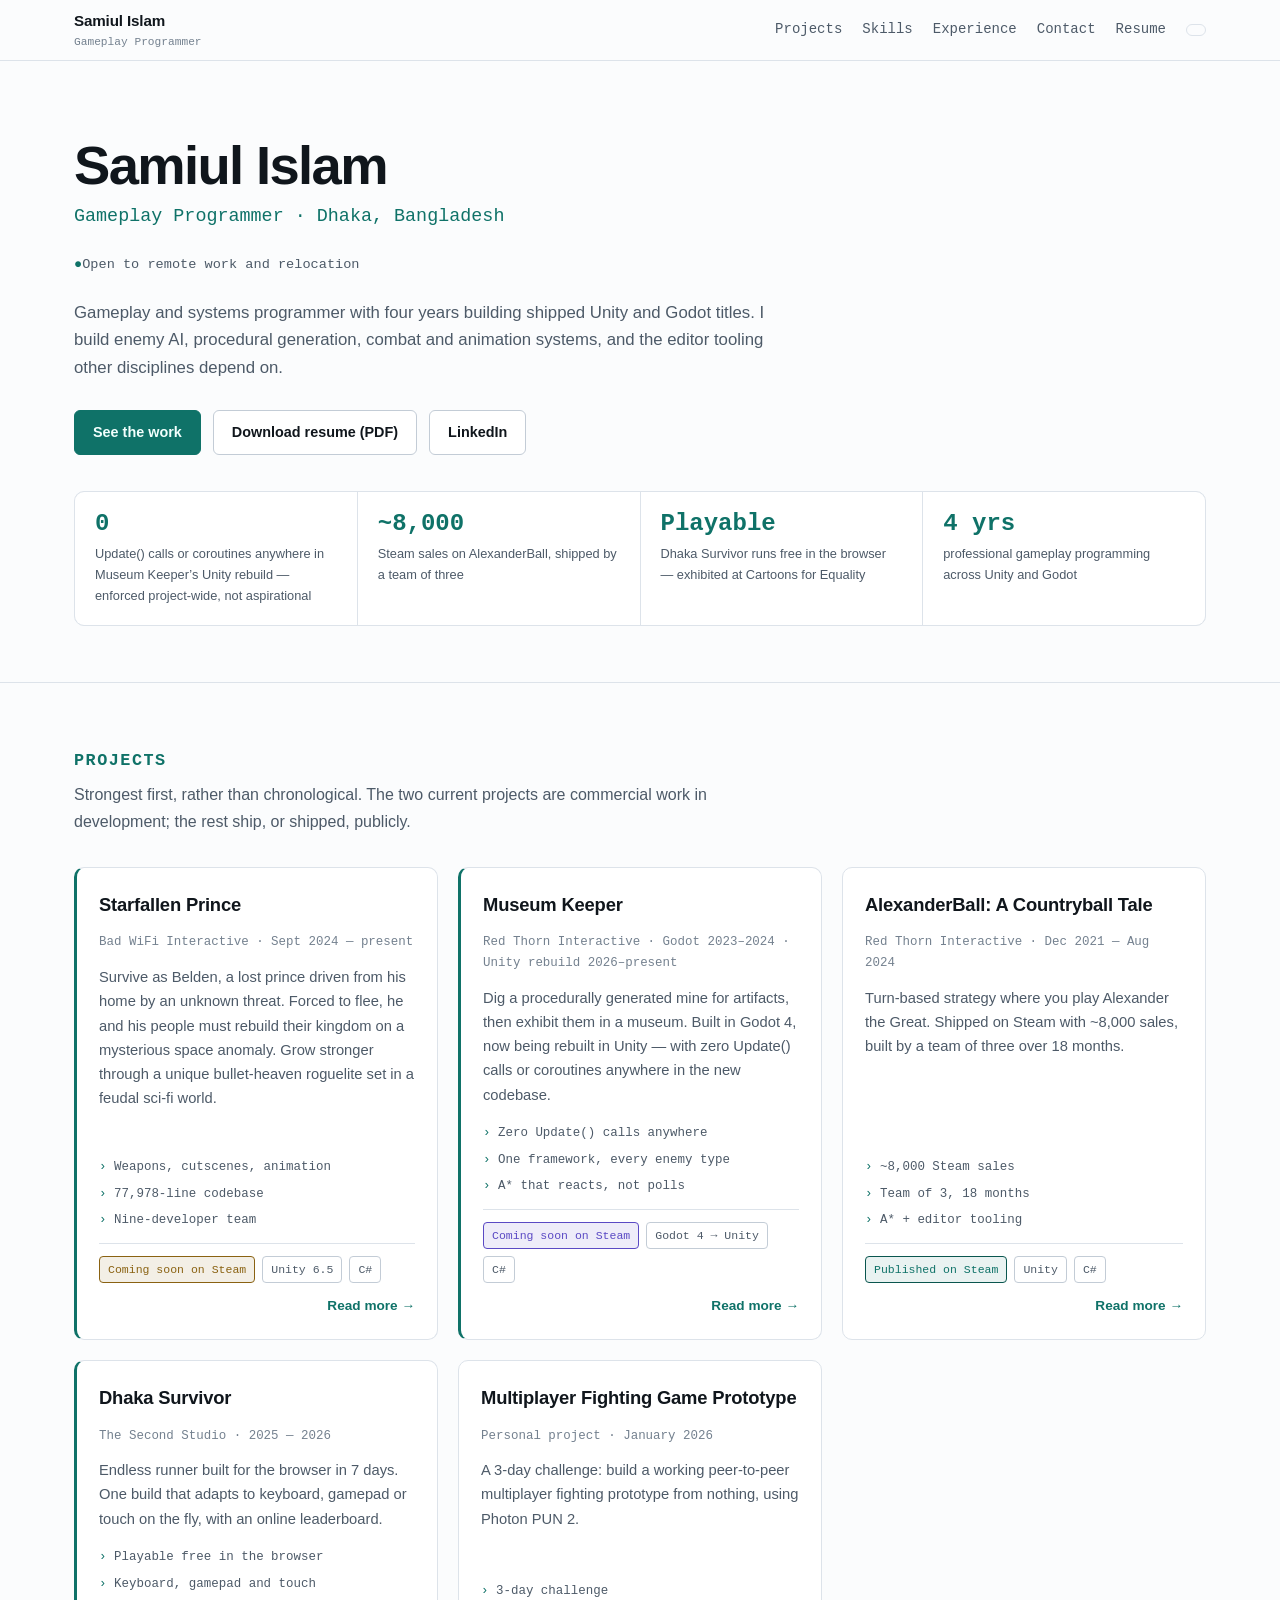
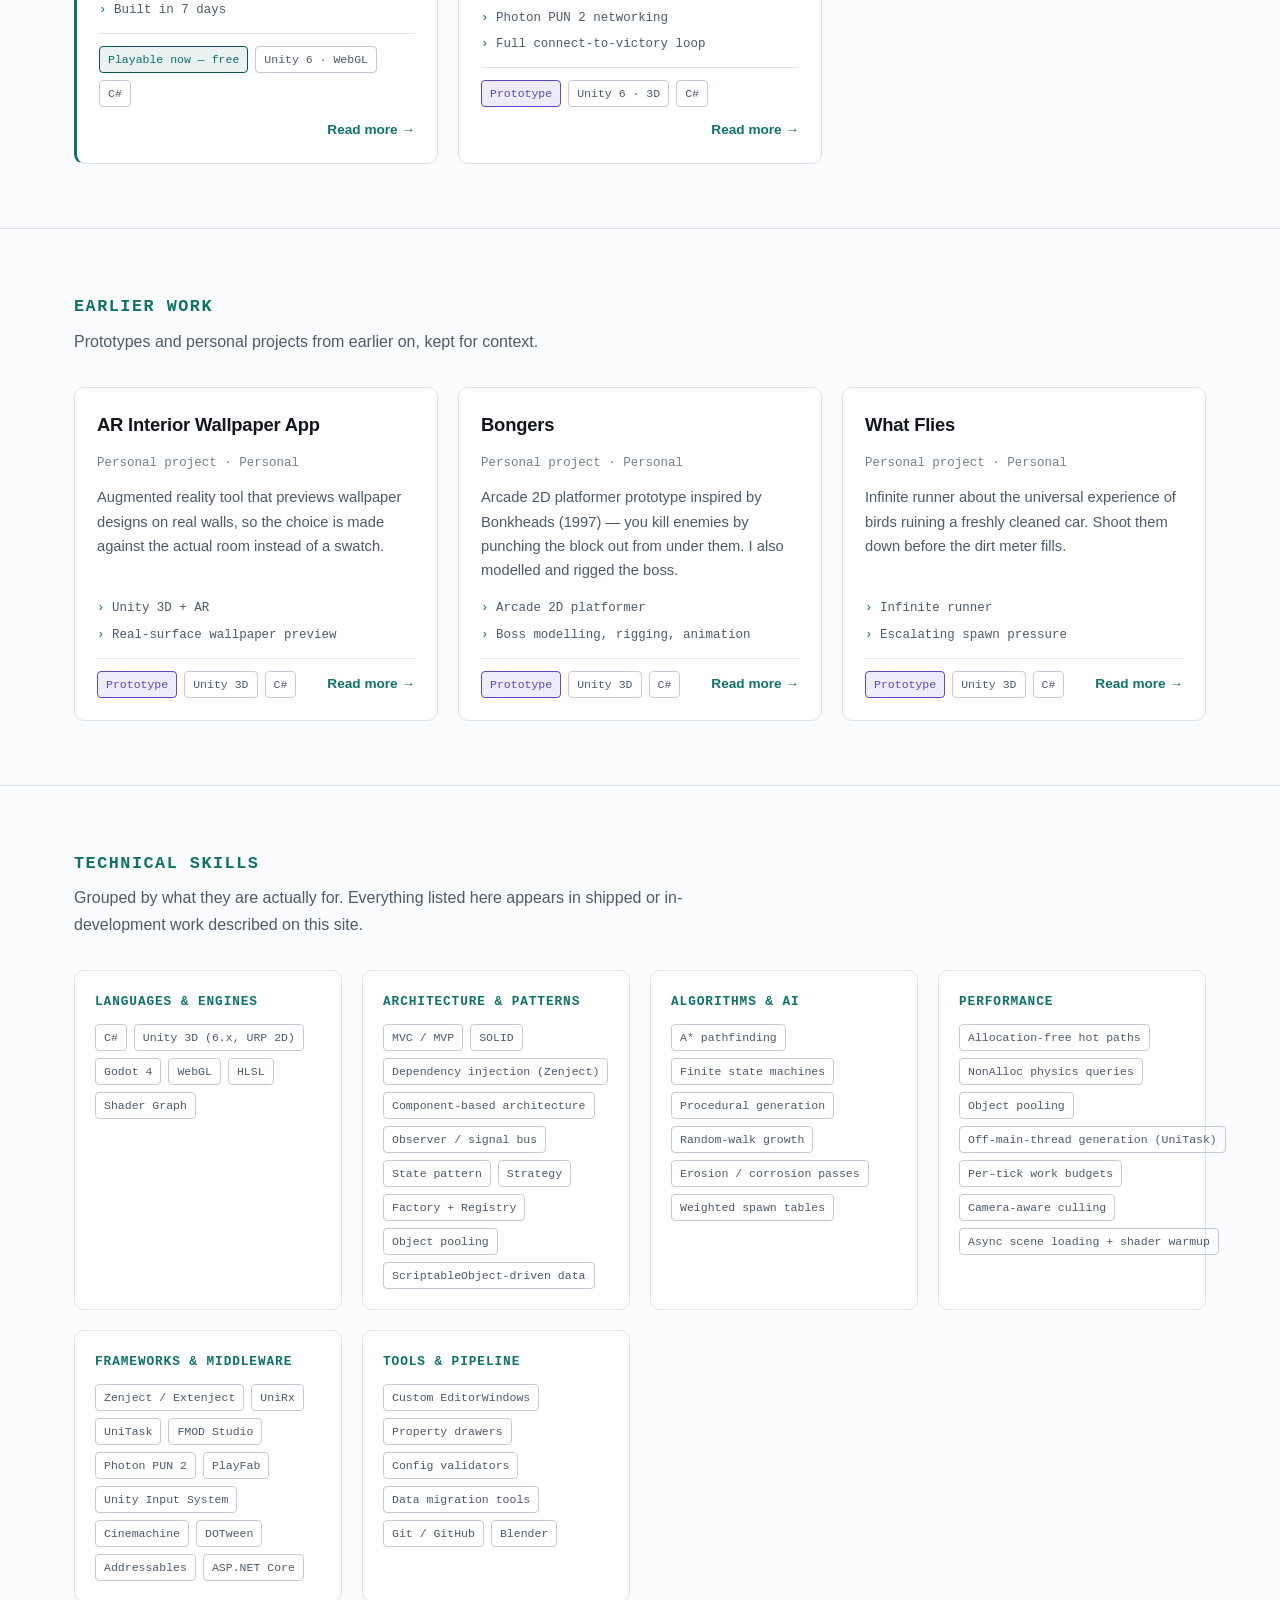
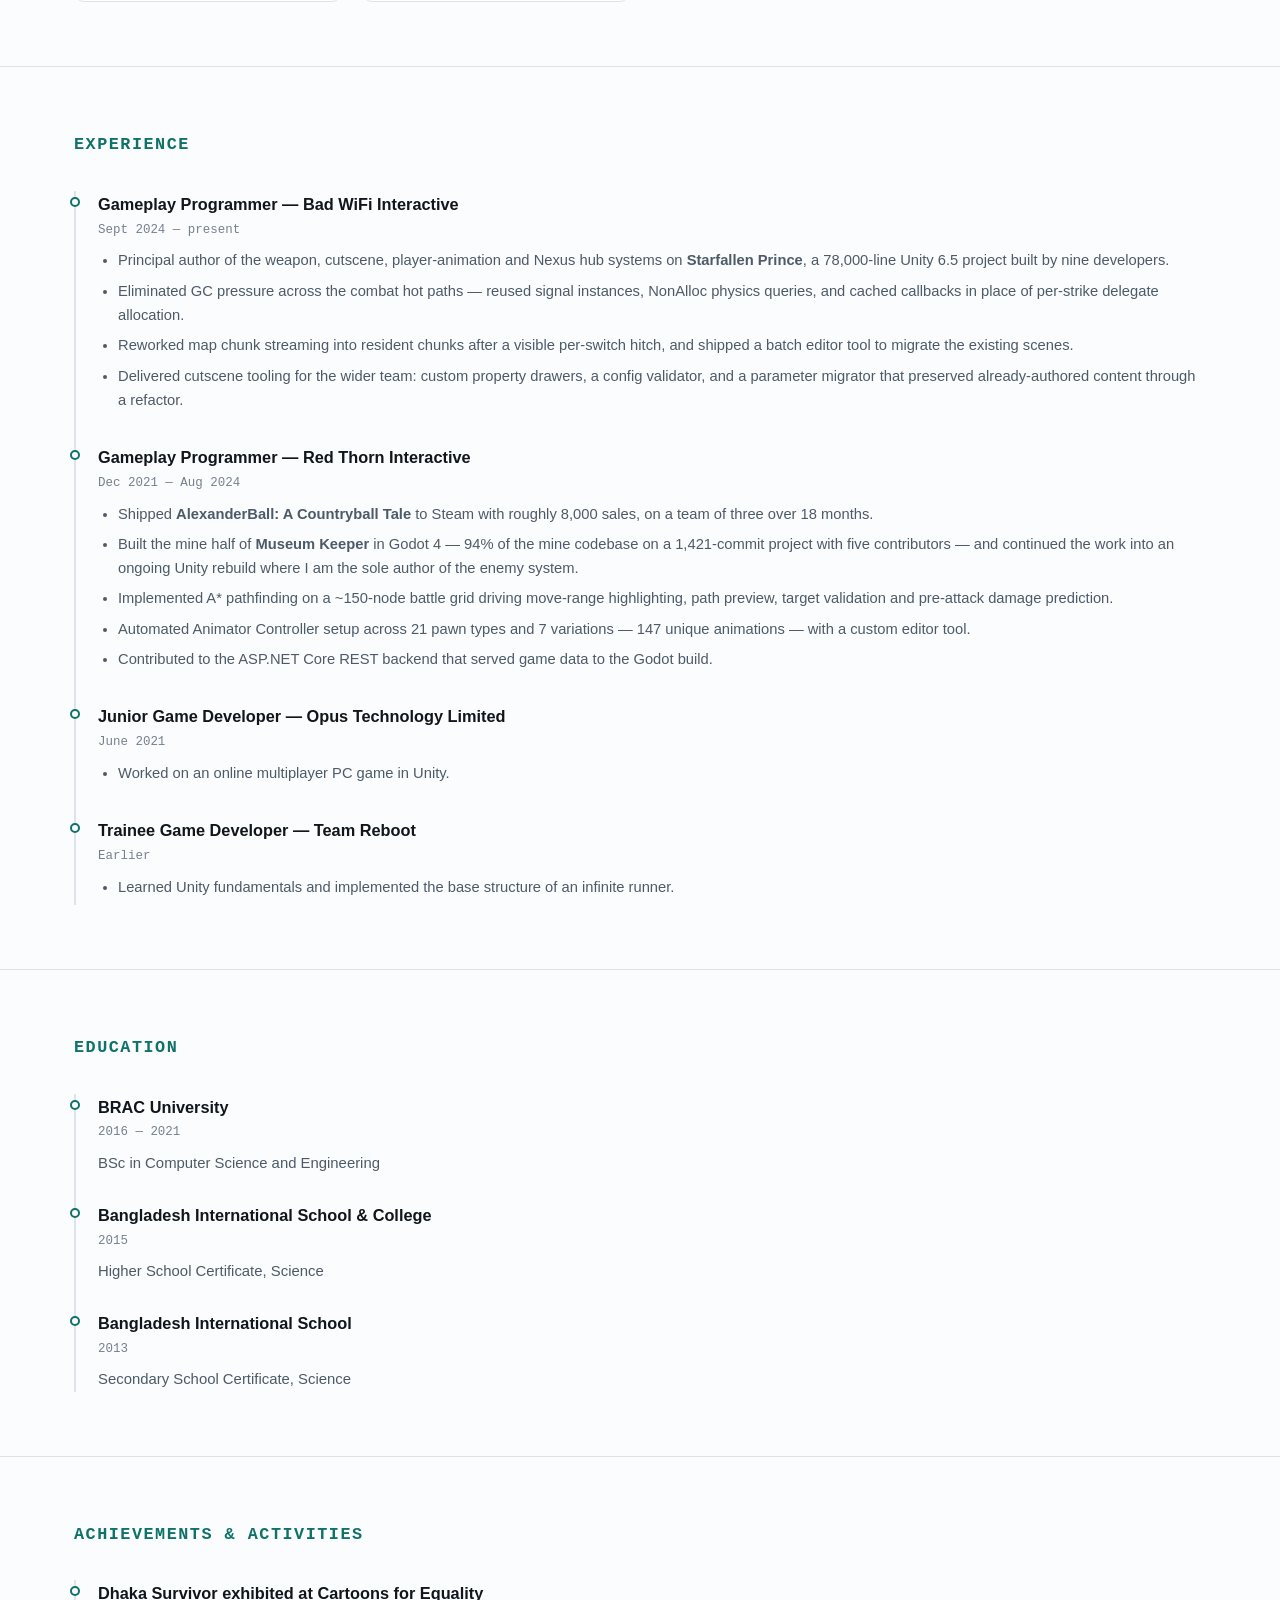
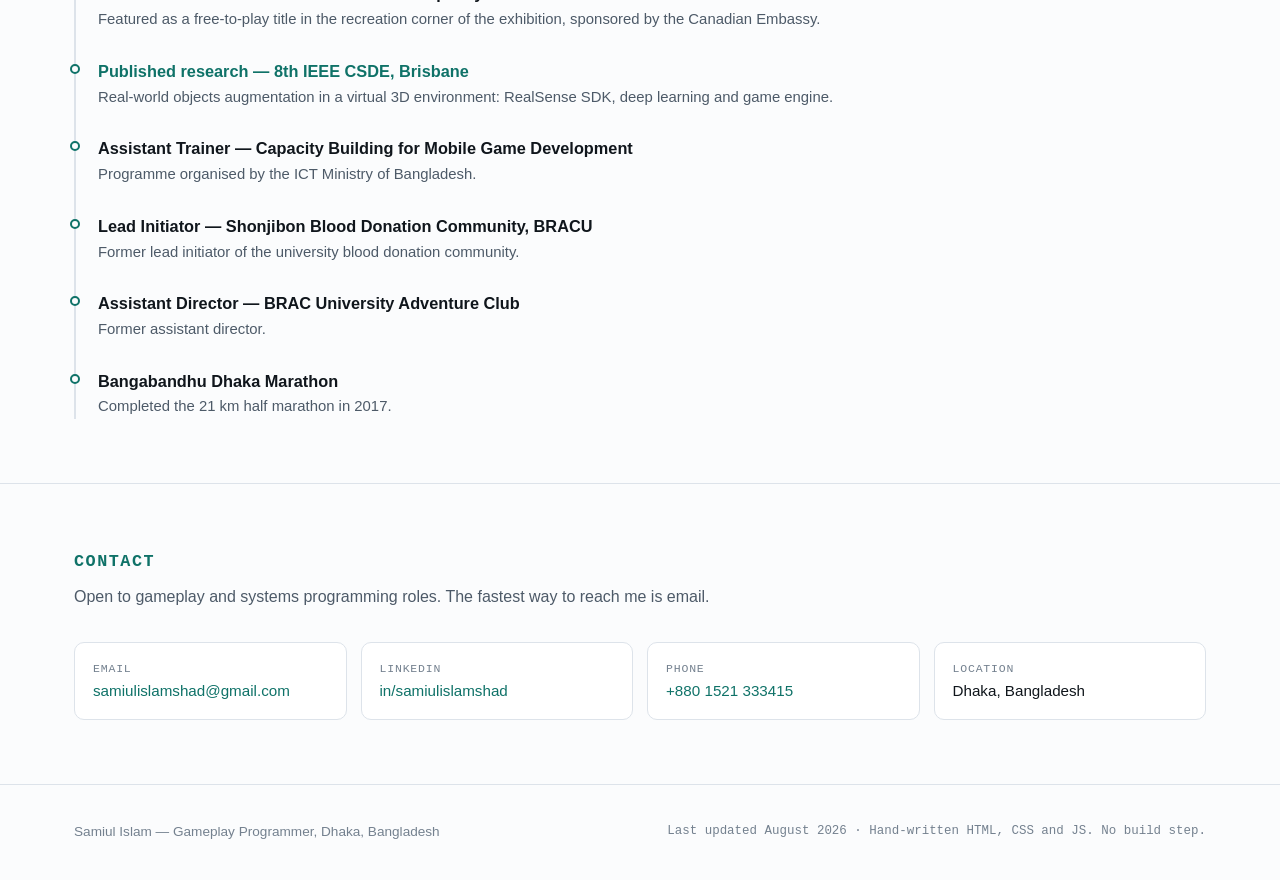
<file: index.html>
<!DOCTYPE html>
<html lang="en">
<head>
<meta charset="utf-8">
<meta name="viewport" content="width=device-width, initial-scale=1">
<title>Samiul Islam — Gameplay Programmer</title>
<meta name="description" content="Gameplay and systems programmer with four years building shipped Unity and Godot titles. Enemy AI, pathfinding, procedural generation, combat systems and editor tooling.">
<meta name="author" content="Samiul Islam">

<!-- Open Graph: controls how the link looks when pasted into Slack, Discord, LinkedIn -->
<meta property="og:type" content="website">
<meta property="og:title" content="Samiul Islam — Gameplay Programmer">
<meta property="og:description" content="Four years of shipped Unity and Godot work: enemy AI, pathfinding, procedural generation, combat systems and editor tooling.">
<meta name="twitter:card" content="summary_large_image">

<link rel="stylesheet" href="css/site.css">
<link rel="icon" href="data:image/svg+xml,<svg xmlns='http://www.w3.org/2000/svg' viewBox='0 0 64 64'><rect width='64' height='64' rx='12' fill='%230b0d10'/><text x='32' y='44' font-family='monospace' font-size='34' font-weight='700' fill='%234dd4c4' text-anchor='middle'>SI</text></svg>">
</head>
<body data-page="home">

<a class="skip-link" href="#main">Skip to content</a>

<header class="site-header" id="site-header"></header>

<main id="main">

  <section class="hero">
    <div class="wrap" id="hero-content"></div>
  </section>

  <noscript>
    <section class="section">
      <div class="wrap">
        <div class="callout">
          <p><strong>This site renders its content with JavaScript.</strong> With JavaScript
          disabled the project pages will not build.</p>
          <p>You can still read everything in the resume:
          <a href="resume/Samiul_Islam_Resume.pdf">Samiul_Islam_Resume.pdf</a>,
          or reach me at <a href="mailto:samiulislamshad@gmail.com">samiulislamshad@gmail.com</a>.</p>
        </div>
      </div>
    </section>
  </noscript>

  <section class="section" id="projects">
    <div class="wrap">
      <div class="section-head">
        <h2>Projects</h2>
        <p>Strongest first, rather than chronological. The two current projects are
        commercial work in development; the rest ship, or shipped, publicly.</p>
      </div>
      <div class="project-grid" id="project-grid"></div>
    </div>
  </section>

  <section class="section" id="earlier">
    <div class="wrap">
      <div class="section-head">
        <h2>Earlier work</h2>
        <p>Prototypes and personal projects from earlier on, kept for context.</p>
      </div>
      <div class="project-grid" id="earlier-grid"></div>
    </div>
  </section>

  <section class="section" id="skills">
    <div class="wrap">
      <div class="section-head">
        <h2>Technical skills</h2>
        <p>Grouped by what they are actually for. Everything listed here appears in
        shipped or in-development work described on this site.</p>
      </div>
      <div class="skill-groups" id="skill-groups"></div>
    </div>
  </section>

  <section class="section" id="experience">
    <div class="wrap">
      <div class="section-head">
        <h2>Experience</h2>
      </div>
      <div class="timeline" id="experience-list"></div>
    </div>
  </section>

  <section class="section" id="education">
    <div class="wrap">
      <div class="section-head">
        <h2>Education</h2>
      </div>
      <div class="timeline" id="education-list"></div>
    </div>
  </section>

  <section class="section" id="achievements">
    <div class="wrap">
      <div class="section-head">
        <h2>Achievements &amp; activities</h2>
      </div>
      <div class="timeline" id="achievement-list"></div>
    </div>
  </section>

  <section class="section" id="contact">
    <div class="wrap">
      <div class="section-head">
        <h2>Contact</h2>
        <p>Open to gameplay and systems programming roles. The fastest way to reach me is email.</p>
      </div>
      <div class="contact-grid" id="contact-grid"></div>
    </div>
  </section>

</main>

<footer class="site-footer" id="site-footer"></footer>

<script src="js/content.js"></script>
<script src="js/render.js"></script>
</body>
</html>
</file>
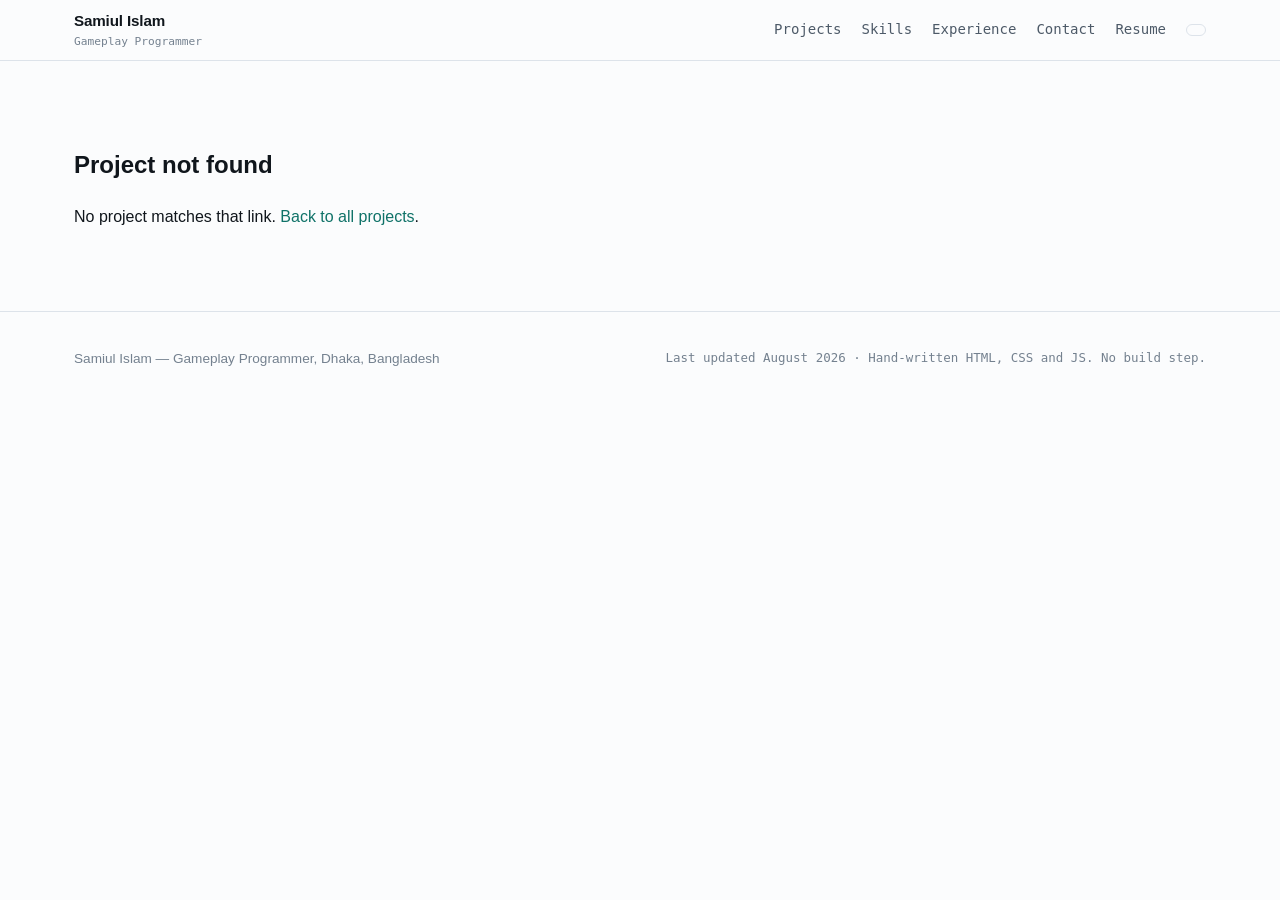
<file: project.html>
<!DOCTYPE html>
<html lang="en">
<head>
<meta charset="utf-8">
<meta name="viewport" content="width=device-width, initial-scale=1">
<title>Project — Samiul Islam</title>
<meta name="description" content="Project detail — gameplay and systems programming work by Samiul Islam.">
<meta name="author" content="Samiul Islam">

<meta property="og:type" content="article">
<meta property="og:title" content="Project — Samiul Islam">
<meta property="og:description" content="Gameplay and systems programming work by Samiul Islam.">

<link rel="stylesheet" href="css/site.css">
<link rel="icon" href="data:image/svg+xml,<svg xmlns='http://www.w3.org/2000/svg' viewBox='0 0 64 64'><rect width='64' height='64' rx='12' fill='%230b0d10'/><text x='32' y='44' font-family='monospace' font-size='34' font-weight='700' fill='%234dd4c4' text-anchor='middle'>SI</text></svg>">
</head>
<body data-page="project">

<a class="skip-link" href="#main">Skip to content</a>

<header class="site-header" id="site-header"></header>

<main id="main">
  <noscript>
    <section class="section">
      <div class="wrap">
        <div class="callout">
          <p><strong>This page renders its content with JavaScript.</strong>
          Please enable JavaScript, or read the
          <a href="resume/Samiul_Islam_Resume.pdf">resume PDF</a> instead.</p>
        </div>
      </div>
    </section>
  </noscript>

  <div id="project-root"></div>
</main>

<footer class="site-footer" id="site-footer"></footer>

<script src="js/content.js"></script>
<script src="js/render.js"></script>
</body>
</html>
</file>
<file: css/site.css>
/* ============================================================
   Samiul Islam - portfolio
   Dark-technical theme. Every colour is a token in :root so a
   retheme is a single-block edit.
   ============================================================ */

:root {
  /* surfaces */
  --bg:            #0b0d10;
  --bg-elev:       #14181d;
  --bg-elev-2:     #1a1f26;
  --border:        #232a32;
  --border-strong: #313a45;

  /* text */
  --fg:        #e6edf3;
  --fg-muted:  #9aa7b4;
  --fg-dim:    #6b7684;

  /* accents */
  --accent:      #4dd4c4;
  --accent-dim:  #2a8f85;
  --accent-ink:  #06201d;
  --accent-wash: rgba(77, 212, 196, 0.10);
  --amber:       #e8b04b;
  --amber-wash:  rgba(232, 176, 75, 0.12);
  --violet:      #9b8cf5;
  --violet-wash: rgba(155, 140, 245, 0.12);

  /* type */
  --font-sans: -apple-system, BlinkMacSystemFont, "Segoe UI", Roboto,
               "Helvetica Neue", Arial, sans-serif;
  --font-mono: ui-monospace, "Cascadia Code", "Cascadia Mono", Consolas,
               "SF Mono", Menlo, monospace;

  /* metrics */
  --maxw:       1180px;
  --maxw-prose: 78ch;
  --radius:     10px;
  --radius-sm:  6px;
}

/* Light theme: only the tokens change. Dark is the default, and it wins
   whenever the viewer has expressed no explicit preference. */
@media (prefers-color-scheme: light) {
  :root:not([data-theme="dark"]) {
    --bg:            #fbfcfd;
    --bg-elev:       #ffffff;
    --bg-elev-2:     #f2f5f8;
    --border:        #dde3ea;
    --border-strong: #c3ccd6;
    --fg:            #10161c;
    --fg-muted:      #4d5a68;
    --fg-dim:        #74818f;
    --accent:        #0f7268;
    --accent-dim:    #0a564f;
    --accent-ink:    #f2fffd;
    --accent-wash:   rgba(15, 114, 104, 0.09);
    --amber:         #8a6212;
    --amber-wash:    rgba(138, 98, 18, 0.10);
    --violet:        #5a49c4;
    --violet-wash:   rgba(90, 73, 196, 0.10);
  }
}

:root[data-theme="light"] {
  --bg:            #fbfcfd;
  --bg-elev:       #ffffff;
  --bg-elev-2:     #f2f5f8;
  --border:        #dde3ea;
  --border-strong: #c3ccd6;
  --fg:            #10161c;
  --fg-muted:      #4d5a68;
  --fg-dim:        #74818f;
  --accent:        #0f7268;
  --accent-dim:    #0a564f;
  --accent-ink:    #f2fffd;
  --accent-wash:   rgba(15, 114, 104, 0.09);
  --amber:         #8a6212;
  --amber-wash:    rgba(138, 98, 18, 0.10);
  --violet:        #5a49c4;
  --violet-wash:   rgba(90, 73, 196, 0.10);
}

*, *::before, *::after { box-sizing: border-box; }

html { scroll-behavior: smooth; }

@media (prefers-reduced-motion: reduce) {
  html { scroll-behavior: auto; }
  *, *::before, *::after {
    animation-duration: 0.01ms !important;
    transition-duration: 0.01ms !important;
  }
}

body {
  margin: 0;
  background: var(--bg);
  color: var(--fg);
  font-family: var(--font-sans);
  font-size: 16px;
  line-height: 1.65;
  -webkit-font-smoothing: antialiased;
}

img, video { max-width: 100%; height: auto; display: block; }

a { color: var(--accent); text-decoration: none; }
a:hover { text-decoration: underline; }

:focus-visible {
  outline: 2px solid var(--accent);
  outline-offset: 2px;
  border-radius: 3px;
}

.wrap { max-width: var(--maxw); margin: 0 auto; padding: 0 24px; }

.skip-link {
  position: absolute; left: -9999px; top: 0;
  background: var(--accent); color: var(--accent-ink);
  padding: 10px 16px; z-index: 100; font-weight: 600;
}
.skip-link:focus { left: 8px; top: 8px; }

/* ---------------- header ---------------- */

.site-header {
  position: sticky; top: 0; z-index: 50;
  background: var(--bg);
  border-bottom: 1px solid var(--border);
}

.site-header .wrap {
  display: flex; align-items: center; gap: 24px;
  min-height: 60px; flex-wrap: wrap;
}

.brand {
  font-weight: 700; font-size: 0.95rem; color: var(--fg);
  letter-spacing: -0.01em; white-space: nowrap;
}
.brand:hover { text-decoration: none; color: var(--accent); }
.brand .brand-role {
  display: block; font-family: var(--font-mono);
  font-size: 0.7rem; font-weight: 400; color: var(--fg-dim);
  letter-spacing: 0;
}

.site-nav {
  margin-left: auto; display: flex; align-items: center;
  gap: 20px; flex-wrap: wrap;
}
.site-nav a {
  font-size: 0.875rem; color: var(--fg-muted);
  font-family: var(--font-mono);
}
.site-nav a:hover { color: var(--accent); text-decoration: none; }

.theme-toggle {
  background: transparent; border: 1px solid var(--border);
  color: var(--fg-muted); border-radius: var(--radius-sm);
  padding: 5px 9px; cursor: pointer; font-size: 0.9rem;
  line-height: 1; font-family: var(--font-mono);
}
.theme-toggle:hover { border-color: var(--accent); color: var(--accent); }

/* ---------------- hero ---------------- */

.hero { padding: 76px 0 56px; border-bottom: 1px solid var(--border); }
.hero h1 {
  font-size: clamp(2rem, 5.5vw, 3.4rem);
  line-height: 1.08; margin: 0 0 6px;
  letter-spacing: -0.03em; font-weight: 700;
}
.hero .hero-role {
  font-family: var(--font-mono); color: var(--accent);
  font-size: clamp(0.95rem, 2.2vw, 1.15rem); margin: 0 0 22px;
}
.hero .hero-availability {
  font-family: var(--font-mono); font-size: 0.85rem;
  color: var(--fg-muted); margin: 0 0 22px;
}
.hero .hero-availability::before { content: "\25CF "; color: var(--accent); }

.hero .hero-blurb {
  max-width: var(--maxw-prose); color: var(--fg-muted);
  font-size: 1.05rem; margin: 0 0 28px;
}
.hero-actions { display: flex; gap: 12px; flex-wrap: wrap; }

.btn {
  display: inline-block; padding: 10px 18px;
  border-radius: var(--radius-sm); font-size: 0.9rem; font-weight: 600;
  border: 1px solid var(--border-strong); color: var(--fg);
  background: var(--bg-elev); cursor: pointer; font-family: inherit;
}
.btn:hover { border-color: var(--accent); color: var(--accent); text-decoration: none; }

.btn-primary {
  background: var(--accent); border-color: var(--accent);
  color: var(--accent-ink);
}
.btn-primary:hover {
  background: var(--accent-dim); border-color: var(--accent-dim);
  color: var(--accent-ink);
}

/* ---------------- key facts strip ---------------- */

.factstrip {
  display: grid; gap: 1px; background: var(--border);
  border: 1px solid var(--border); border-radius: var(--radius);
  overflow: hidden; margin: 36px 0 0;
  grid-template-columns: repeat(auto-fit, minmax(180px, 1fr));
}
.factstrip .fact { background: var(--bg-elev); padding: 18px 20px; }
.factstrip .fact-num {
  font-family: var(--font-mono); font-size: 1.5rem;
  color: var(--accent); font-weight: 600; line-height: 1.2;
}
.factstrip .fact-label {
  font-size: 0.8rem; color: var(--fg-muted); margin-top: 4px;
}

/* ---------------- sections ---------------- */

.section { padding: 64px 0; border-bottom: 1px solid var(--border); }
.section-head { margin-bottom: 32px; }
.section-head h2 {
  font-size: 1.05rem; margin: 0; font-family: var(--font-mono);
  color: var(--accent); font-weight: 600;
  text-transform: uppercase; letter-spacing: 0.09em;
}
.section-head p {
  margin: 8px 0 0; color: var(--fg-muted); max-width: var(--maxw-prose);
}

/* ---------------- project cards ---------------- */

.project-grid {
  display: grid; gap: 20px;
  grid-template-columns: repeat(auto-fill, minmax(340px, 1fr));
}

.project-card {
  background: var(--bg-elev); border: 1px solid var(--border);
  border-radius: var(--radius); padding: 22px;
  display: flex; flex-direction: column; gap: 12px;
  transition: border-color 0.15s ease, transform 0.15s ease;
}
.project-card:hover {
  border-color: var(--border-strong); transform: translateY(-2px);
}
.project-card.is-featured { border-left: 3px solid var(--accent); }
.project-card h3 { margin: 0; font-size: 1.15rem; letter-spacing: -0.01em; }
.project-card h3 a { color: var(--fg); }
.project-card h3 a:hover { color: var(--accent); text-decoration: none; }
.project-card .card-studio {
  font-family: var(--font-mono); font-size: 0.78rem; color: var(--fg-dim);
}
.project-card .card-tagline {
  color: var(--fg-muted); font-size: 0.92rem; margin: 0; flex: 1;
}
.project-card .card-metrics {
  display: flex; flex-wrap: wrap; gap: 6px 14px;
  font-family: var(--font-mono); font-size: 0.78rem; color: var(--fg-muted);
  padding-top: 4px;
}
.project-card .card-metrics span::before { content: "\203A  "; color: var(--accent); }

.card-foot {
  display: flex; align-items: center; gap: 12px;
  padding-top: 12px; border-top: 1px solid var(--border);
  flex-wrap: wrap;
}
.card-foot .card-more { font-size: 0.85rem; font-weight: 600; margin-left: auto; }

/* ---------------- badges and tags ---------------- */

.badge-row { display: flex; flex-wrap: wrap; gap: 7px; align-items: center; }
.badge {
  font-family: var(--font-mono); font-size: 0.72rem;
  padding: 3px 8px; border-radius: 4px;
  border: 1px solid var(--border-strong); color: var(--fg-muted);
  white-space: nowrap;
}
.badge-accent { color: var(--accent); border-color: var(--accent-dim); background: var(--accent-wash); }
.badge-amber  { color: var(--amber);  border-color: var(--amber);      background: var(--amber-wash); }
.badge-violet { color: var(--violet); border-color: var(--violet);     background: var(--violet-wash); }

/* ---------------- project detail ---------------- */

.proj-hero { padding: 56px 0 40px; border-bottom: 1px solid var(--border); }
.breadcrumb {
  font-family: var(--font-mono); font-size: 0.8rem;
  color: var(--fg-dim); margin-bottom: 18px;
}
.proj-hero h1 {
  font-size: clamp(1.7rem, 4.5vw, 2.7rem); margin: 0 0 10px;
  letter-spacing: -0.025em; line-height: 1.12;
}
.proj-hero .proj-tagline {
  color: var(--fg-muted); font-size: 1.05rem;
  max-width: var(--maxw-prose); margin: 0 0 22px;
}
.proj-about { max-width: var(--maxw-prose); }
.proj-about p { color: var(--fg-muted); }

/* metric strip - the signature element */
.metricstrip {
  font-family: var(--font-mono); font-size: 0.82rem;
  color: var(--fg-muted); background: var(--bg-elev);
  border: 1px solid var(--border); border-radius: var(--radius);
  padding: 14px 18px; margin: 24px 0 0;
  display: flex; flex-wrap: wrap; gap: 8px 0; align-items: center;
}
.metricstrip .m { padding: 0 14px; border-right: 1px solid var(--border-strong); }
.metricstrip .m:first-child { padding-left: 0; }
.metricstrip .m:last-child { border-right: 0; }
.metricstrip .m strong { color: var(--accent); font-weight: 600; }

.role-list { list-style: none; padding: 0; margin: 0; display: grid; gap: 10px; }
.role-list li {
  padding-left: 20px; position: relative; color: var(--fg-muted);
  font-size: 0.95rem;
}
.role-list li::before { content: "\25B8"; position: absolute; left: 0; color: var(--accent); }
.role-list li strong { color: var(--fg); }

/* ---------------- feature blocks ---------------- */

.feature {
  background: var(--bg-elev); border: 1px solid var(--border);
  border-radius: var(--radius); padding: 26px; margin-bottom: 20px;
}
.feature > h3 { margin: 0 0 10px; font-size: 1.2rem; letter-spacing: -0.01em; }
.feature .feature-tags { margin-bottom: 14px; }
.feature ul { margin: 0 0 4px; padding-left: 20px; }
.feature li { color: var(--fg-muted); margin-bottom: 8px; }
.feature li strong { color: var(--fg); }
.feature p { color: var(--fg-muted); max-width: var(--maxw-prose); }
.feature code {
  font-family: var(--font-mono); font-size: 0.86em;
  background: var(--bg-elev-2); border: 1px solid var(--border);
  border-radius: 4px; padding: 1px 5px; color: var(--fg);
}

/* ---------------- media ---------------- */

.media-grid { display: grid; gap: 16px; margin-top: 18px; }
.media-grid.cols-2 { grid-template-columns: repeat(auto-fit, minmax(300px, 1fr)); }

figure.media { margin: 0; }

.media-frame {
  position: relative; background: var(--bg-elev-2);
  border: 1px solid var(--border); border-radius: var(--radius-sm);
  overflow: hidden; aspect-ratio: 16 / 9;
}
.media-frame img, .media-frame video, .media-frame iframe {
  width: 100%; height: 100%; object-fit: contain; border: 0; display: block;
}

figure.media figcaption {
  font-size: 0.82rem; color: var(--fg-dim); margin-top: 8px;
  font-family: var(--font-mono); line-height: 1.5;
}

/* click-to-play placeholder for heavy media */
.media-play {
  position: absolute; inset: 0; width: 100%; height: 100%;
  display: flex; flex-direction: column; align-items: center;
  justify-content: center; gap: 10px; cursor: pointer;
  background: var(--bg-elev-2); border: 0; color: var(--fg-muted);
  font-family: var(--font-mono); font-size: 0.78rem; padding: 16px;
  text-align: center; overflow: hidden;
}
.media-play:hover { color: var(--accent); background: var(--bg-elev); }
.media-play .play-icon {
  width: 46px; height: 46px; border-radius: 50%;
  border: 1px solid currentColor; display: grid; place-items: center;
  font-size: 1rem; flex: none;
}
.media-play .play-weight { color: var(--fg-dim); font-size: 0.72rem; }
.media-play .play-label { position: relative; z-index: 1; }
.media-play img.play-thumb {
  position: absolute; inset: 0; width: 100%; height: 100%;
  object-fit: contain; opacity: 0.28; z-index: 0;
}
.media-play .play-icon, .media-play .play-weight { position: relative; z-index: 1; }

.media-note {
  font-family: var(--font-mono); font-size: 0.78rem; color: var(--fg-dim);
  border-left: 2px solid var(--border-strong); padding-left: 12px;
  margin-top: 18px;
}

/* ---------------- generic prose blocks ---------------- */

.callout {
  border: 1px solid var(--border); border-left: 3px solid var(--accent);
  background: var(--bg-elev); border-radius: var(--radius-sm);
  padding: 18px 22px; margin: 0 0 28px;
}
.callout p { margin: 0; color: var(--fg-muted); }
.callout p + p { margin-top: 10px; }
.callout strong { color: var(--fg); }

.skill-groups {
  display: grid; gap: 20px;
  grid-template-columns: repeat(auto-fit, minmax(260px, 1fr));
}
.skill-group {
  background: var(--bg-elev); border: 1px solid var(--border);
  border-radius: var(--radius); padding: 20px;
}
.skill-group h3 {
  margin: 0 0 12px; font-size: 0.8rem; font-family: var(--font-mono);
  color: var(--accent); text-transform: uppercase; letter-spacing: 0.07em;
}

.timeline { display: grid; gap: 0; }
.timeline-item {
  border-left: 2px solid var(--border); padding: 0 0 26px 22px;
  position: relative;
}
.timeline-item:last-child { padding-bottom: 0; }
.timeline-item::before {
  content: ""; position: absolute; left: -6px; top: 6px;
  width: 10px; height: 10px; border-radius: 50%;
  background: var(--bg); border: 2px solid var(--accent);
}
.timeline-item h3 { margin: 0; font-size: 1.02rem; }
.timeline-item .tl-meta {
  font-family: var(--font-mono); font-size: 0.78rem;
  color: var(--fg-dim); margin: 2px 0 8px;
}
.timeline-item p { margin: 0; color: var(--fg-muted); font-size: 0.93rem; }
.timeline-item ul { margin: 8px 0 0; padding-left: 20px; }
.timeline-item li { color: var(--fg-muted); font-size: 0.92rem; margin-bottom: 6px; }

.contact-grid {
  display: grid; gap: 14px;
  grid-template-columns: repeat(auto-fit, minmax(240px, 1fr));
}
.contact-item {
  background: var(--bg-elev); border: 1px solid var(--border);
  border-radius: var(--radius); padding: 16px 18px;
}
.contact-item .ci-label {
  font-family: var(--font-mono); font-size: 0.72rem;
  color: var(--fg-dim); text-transform: uppercase; letter-spacing: 0.07em;
}
.contact-item .ci-value { font-size: 0.95rem; word-break: break-word; }

/* ---------------- footer ---------------- */

.site-footer { padding: 36px 0; color: var(--fg-dim); font-size: 0.85rem; }
.site-footer .wrap {
  display: flex; justify-content: space-between; gap: 16px; flex-wrap: wrap;
}
.site-footer .foot-mono { font-family: var(--font-mono); font-size: 0.78rem; }

/* ---------------- responsive ---------------- */

@media (max-width: 640px) {
  .wrap { padding: 0 18px; }
  .hero { padding: 48px 0 40px; }
  .section { padding: 48px 0; }
  .feature { padding: 20px; }
  .project-grid { grid-template-columns: 1fr; }
  .metricstrip { flex-direction: column; align-items: flex-start; gap: 6px; }
  .metricstrip .m { padding: 0; border-right: 0; }
  .site-nav { gap: 14px; }
  .site-nav a { font-size: 0.8rem; }
}
</file>
